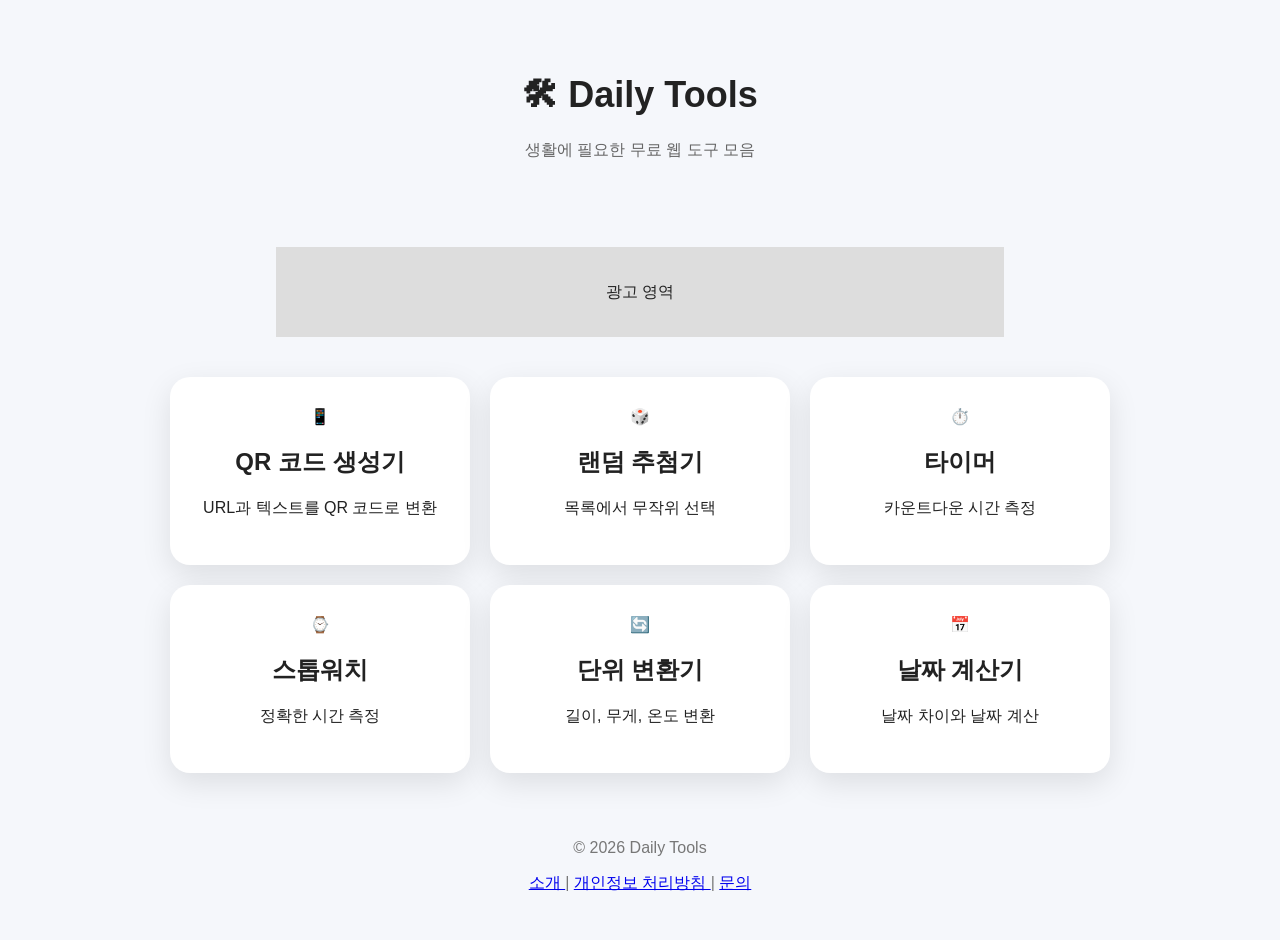
<file: index.html>
<!DOCTYPE html>
<html lang="ko">

<head>

<script async src="https://pagead2.googlesyndication.com/pagead/js/adsbygoogle.js?client=ca-pub-7937368340751731"
    crossorigin="anonymous"></script>
    
<meta charset="UTF-8">
<meta name="viewport" content="width=device-width, initial-scale=1.0">

<title>Daily Tools - 무료 웹 도구 모음</title>

<meta name="description"
content="QR 생성기, 랜덤 추첨기, 타이머 등 다양한 무료 웹 도구">

<link rel="stylesheet" href="style.css">

<link rel="icon" type="image/png" href="./favicon.png">

<meta name="description">

<meta name="keywords">

<meta property="og:title">

<meta property="og:description">

<meta property="og:image">

</head>


<body>


<header>

<h1>🛠 Daily Tools</h1>

<p>
생활에 필요한 무료 웹 도구 모음
</p>

</header>



<div class="ad">
광고 영역
</div>



<main>

    <div class="tools">
    
    
    <a href="qr/index.html" class="tool">
    
    <div class="icon">📱</div>
    
    <h2>QR 코드 생성기</h2>
    
    <p>
    URL과 텍스트를 QR 코드로 변환
    </p>
    
    </a>
    
    
    
    <a href="random/index.html" class="tool">
    
    <div class="icon">🎲</div>
    
    <h2>랜덤 추첨기</h2>
    
    <p>
    목록에서 무작위 선택
    </p>
    
    </a>
    
    
    
    <a href="timer/index.html" class="tool">
    
    <div class="icon">⏱️</div>
    
    <h2>타이머</h2>
    
    <p>
    카운트다운 시간 측정
    </p>
    
    </a>
    
    
    
    <a href="stopwatch/index.html" class="tool">
    
    <div class="icon">⌚</div>
    
    <h2>스톱워치</h2>
    
    <p>
    정확한 시간 측정
    </p>
    
    </a>
    
    
    
    <a href="converter/index.html" class="tool">
    
    <div class="icon">🔄</div>
    
    <h2>단위 변환기</h2>
    
    <p>
    길이, 무게, 온도 변환
    </p>
    
    </a>
    
    
    
    <a href="date/index.html" class="tool">
    
    <div class="icon">📅</div>
    
    <h2>날짜 계산기</h2>
    
    <p>
    날짜 차이와 날짜 계산
    </p>
    
    </a>
    
    
    
    </div>
    
    </main>



    <footer>

        <p>
        © 2026 Daily Tools
        </p>
        
        
        <p>
        
        <a href="about.html">
        소개
        </a>
        
        |
        
        <a href="privacy.html">
        개인정보 처리방침
        </a>
        
        |
        
        <a href="contact.html">
        문의
        </a>
        
        </p>
        
        
        </footer>


</body>

</html>
</file>
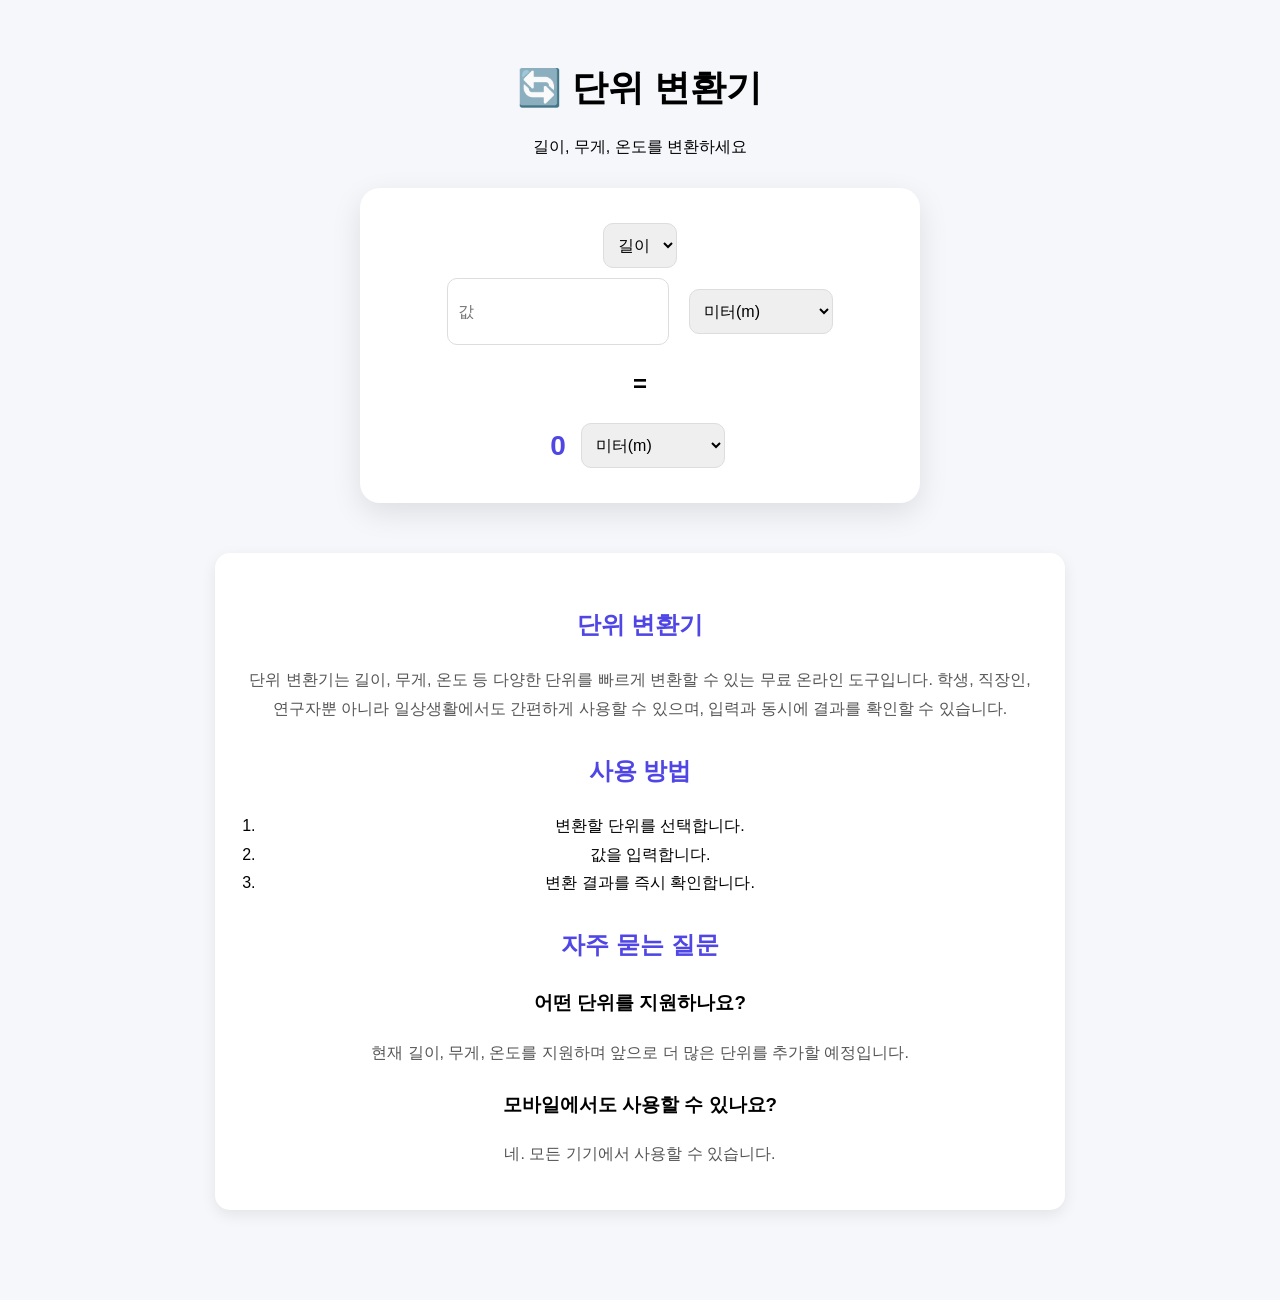
<file: converter/index.html>
<!DOCTYPE html>
<html lang="ko">

<head>

<script async src="https://pagead2.googlesyndication.com/pagead/js/adsbygoogle.js?client=ca-pub-7937368340751731"
    crossorigin="anonymous"></script>

<meta charset="UTF-8">

<meta name="viewport" content="width=device-width, initial-scale=1.0">

<title>단위 변환기 | Daily Tools</title>

<meta name="description"
content="길이, 무게, 온도 단위를 쉽게 변환하는 무료 단위 변환기">

<link rel="stylesheet" href="style.css">

<link rel="icon" type="image/png" href="../favicon.png">

<meta name="description">

<meta name="keywords">

<meta property="og:title">

<meta property="og:description">

<meta property="og:image">

</head>


<body>


<header>

<h1>🔄 단위 변환기</h1>

<p>
길이, 무게, 온도를 변환하세요
</p>

</header>



<div class="box">


<select id="category">

<option value="length">
길이
</option>

<option value="weight">
무게
</option>

<option value="temperature">
온도
</option>

</select>



<div class="row">

<input 
id="value"
type="number"
placeholder="값">


<select id="from">

</select>


</div>



<h2>
=
</h2>



<div class="result">

<span id="result">
0
</span>


<select id="to">

</select>

</div>


</div>

<section class="info">

    <h2>단위 변환기</h2>
    
    <p>
    단위 변환기는 길이, 무게, 온도 등 다양한 단위를 빠르게 변환할 수 있는 무료 온라인 도구입니다. 학생, 직장인, 연구자뿐 아니라 일상생활에서도 간편하게 사용할 수 있으며, 입력과 동시에 결과를 확인할 수 있습니다.
    </p>
    
    <h2>사용 방법</h2>
    
    <ol>
    <li>변환할 단위를 선택합니다.</li>
    <li>값을 입력합니다.</li>
    <li>변환 결과를 즉시 확인합니다.</li>
    </ol>
    
    <h2>자주 묻는 질문</h2>
    
    <h3>어떤 단위를 지원하나요?</h3>
    <p>현재 길이, 무게, 온도를 지원하며 앞으로 더 많은 단위를 추가할 예정입니다.</p>
    
    <h3>모바일에서도 사용할 수 있나요?</h3>
    <p>네. 모든 기기에서 사용할 수 있습니다.</p>
    
    </section>


<script src="script.js"></script>

</body>

</html>
</file>
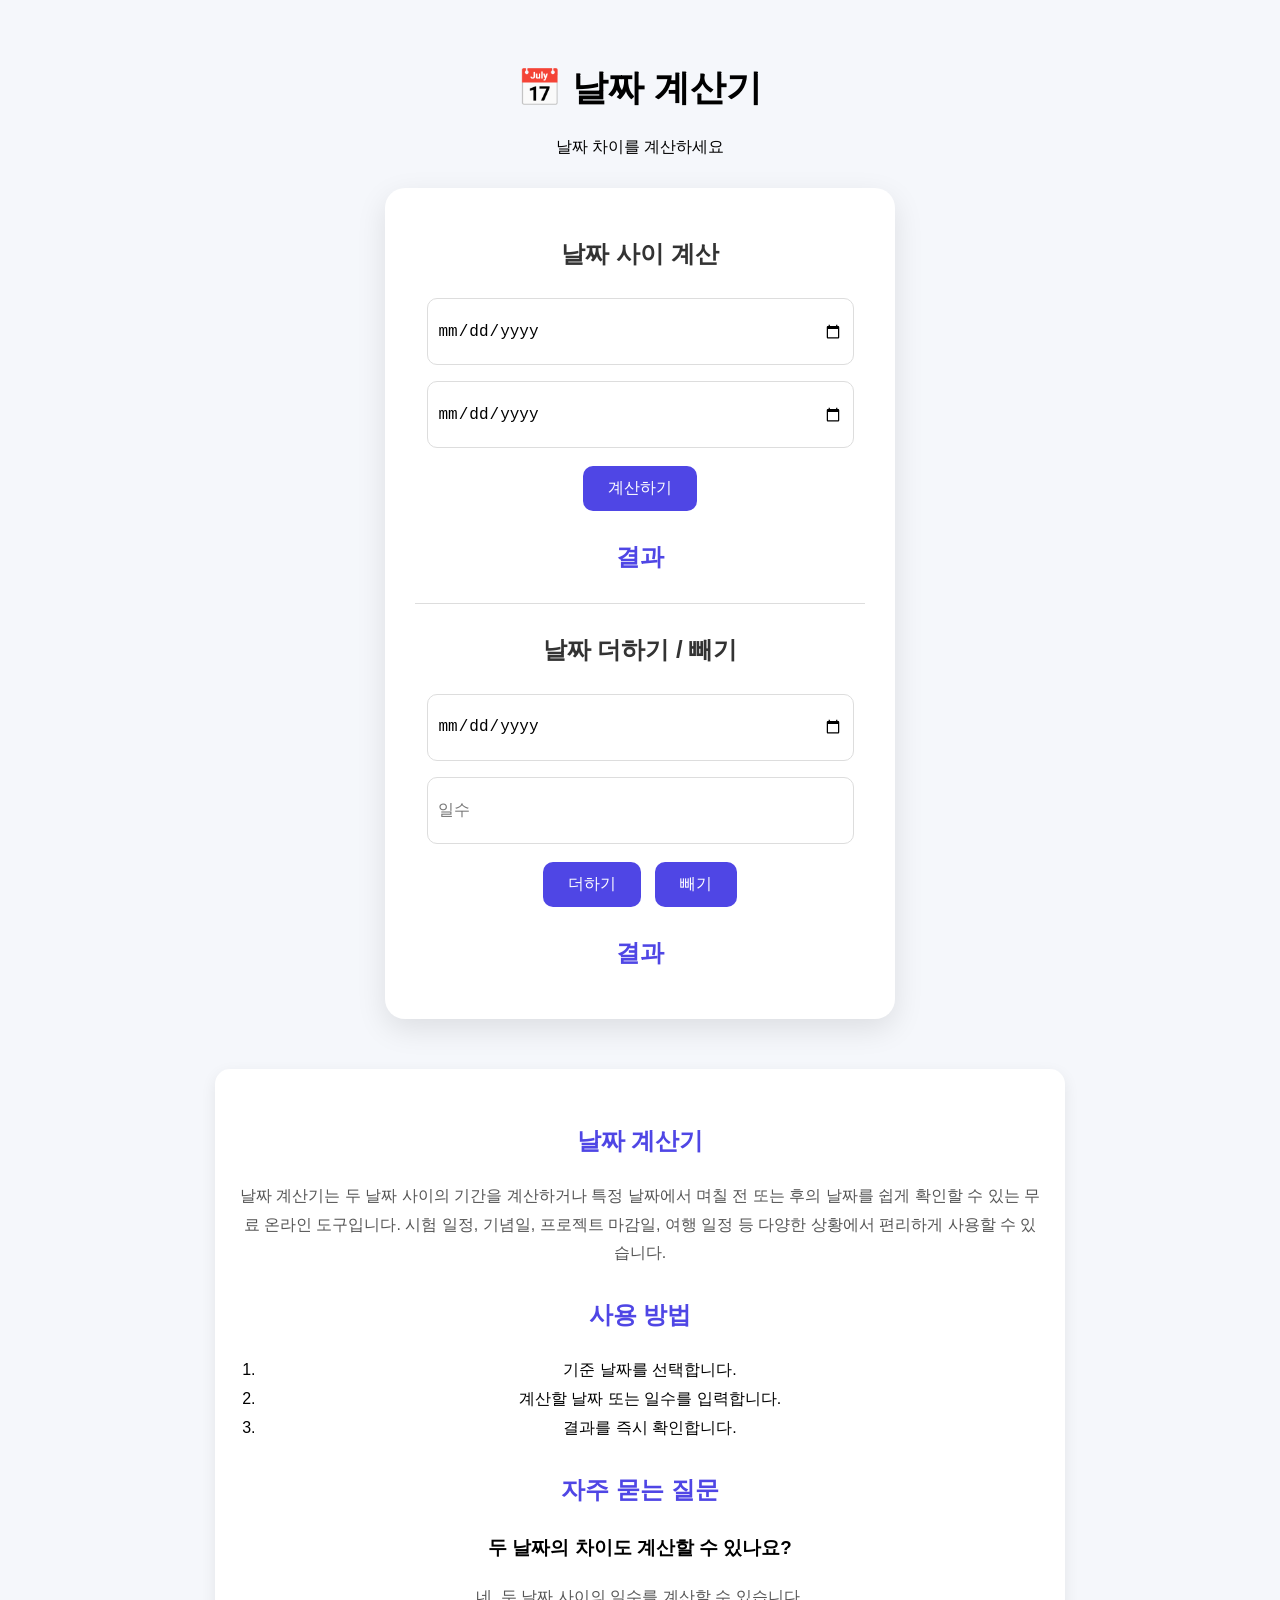
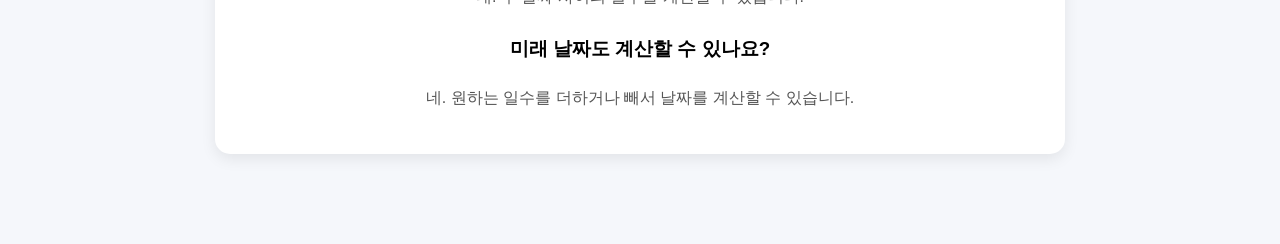
<file: date/index.html>
<!DOCTYPE html>
<html lang="ko">

<head>

<script async src="https://pagead2.googlesyndication.com/pagead/js/adsbygoogle.js?client=ca-pub-7937368340751731"
crossorigin="anonymous"></script>

<meta charset="UTF-8">

<meta name="viewport" content="width=device-width, initial-scale=1.0">

<title>날짜 계산기 | Daily Tools</title>

<meta name="description"
content="두 날짜 사이의 기간과 특정 날짜 계산을 할 수 있는 무료 날짜 계산기">

<link rel="stylesheet" href="style.css">

<link rel="icon" type="image/png" href="../favicon.png">

<meta name="description">

<meta name="keywords">

<meta property="og:title">

<meta property="og:description">

<meta property="og:image">


</head>


<body>


<header>

<h1>📅 날짜 계산기</h1>

<p>
날짜 차이를 계산하세요
</p>

</header>



<div class="box">


<h2>날짜 사이 계산</h2>


<input 
type="date" 
id="date1"
min="1900-01-01"
max="2100-12-31">


<input 
type="date" 
id="date2"
min="1900-01-01"
max="2100-12-31">


<button id="calculate">
계산하기
</button>


<h2 id="result">
결과
</h2>



<hr>



<h2>
날짜 더하기 / 빼기
</h2>


<input type="date" id="baseDate">


<input 
type="number"
id="days"
placeholder="일수">


<div>

<button id="add">
더하기
</button>


<button id="subtract">
빼기
</button>

</div>



<h2 id="futureResult">
결과
</h2>



</div>


<section class="info">

    <h2>날짜 계산기</h2>
    
    <p>
    날짜 계산기는 두 날짜 사이의 기간을 계산하거나 특정 날짜에서 며칠 전 또는 후의 날짜를 쉽게 확인할 수 있는 무료 온라인 도구입니다. 시험 일정, 기념일, 프로젝트 마감일, 여행 일정 등 다양한 상황에서 편리하게 사용할 수 있습니다.
    </p>
    
    <h2>사용 방법</h2>
    
    <ol>
    <li>기준 날짜를 선택합니다.</li>
    <li>계산할 날짜 또는 일수를 입력합니다.</li>
    <li>결과를 즉시 확인합니다.</li>
    </ol>
    
    <h2>자주 묻는 질문</h2>
    
    <h3>두 날짜의 차이도 계산할 수 있나요?</h3>
    <p>네. 두 날짜 사이의 일수를 계산할 수 있습니다.</p>
    
    <h3>미래 날짜도 계산할 수 있나요?</h3>
    <p>네. 원하는 일수를 더하거나 빼서 날짜를 계산할 수 있습니다.</p>
    
    </section>

<script src="script.js"></script>


</body>

</html>
</file>
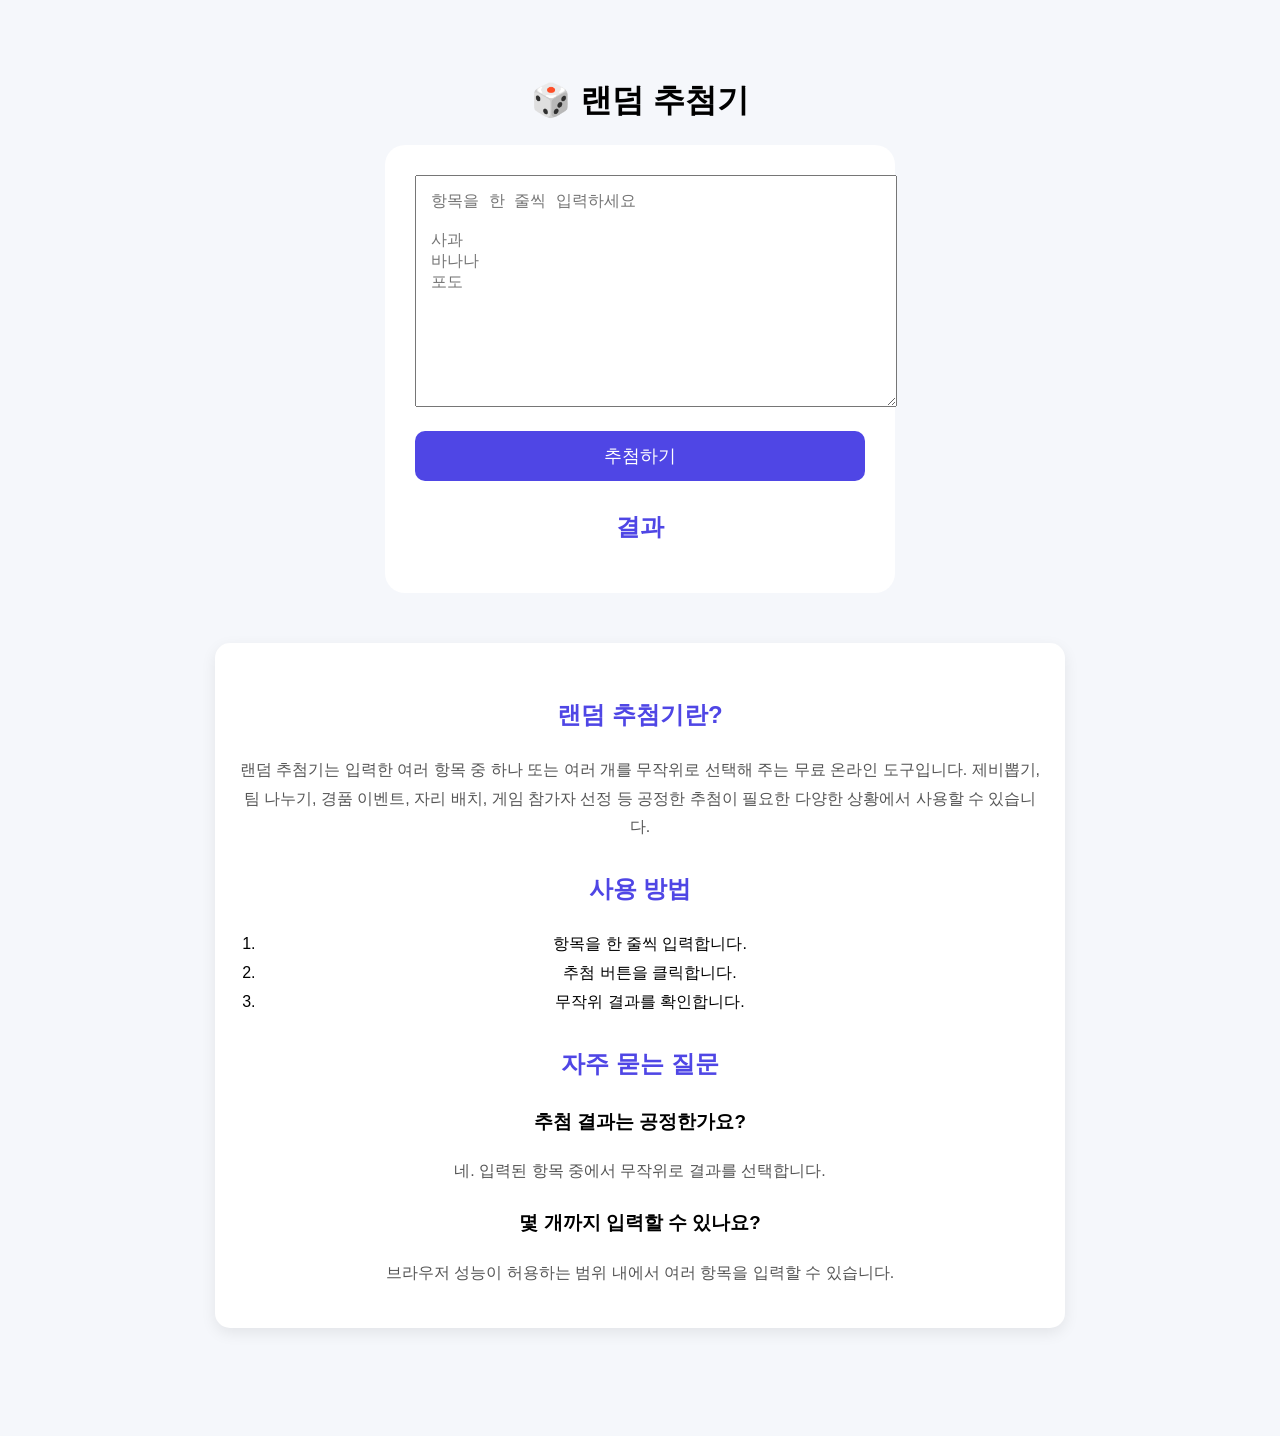
<file: random/index.html>
<!DOCTYPE html>
<html lang="ko">

<head>

<script async src="https://pagead2.googlesyndication.com/pagead/js/adsbygoogle.js?client=ca-pub-7937368340751731"
    crossorigin="anonymous"></script>

<meta charset="UTF-8">

<meta name="viewport"
content="width=device-width,initial-scale=1.0">

<title>랜덤 추첨기</title>

<link rel="stylesheet" href="style.css">

<link rel="icon" type="image/png" href="../favicon.png">

<meta name="description">

<meta name="keywords">

<meta property="og:title">

<meta property="og:description">

<meta property="og:image">


</head>


<body>


<h1>
🎲 랜덤 추첨기
</h1>


<div class="box">


<textarea 
id="items"
placeholder="항목을 한 줄씩 입력하세요

사과
바나나
포도">
</textarea>



<button id="pick">
추첨하기
</button>



<h2 id="result">
결과
</h2>



</div>

<section class="info">

    <h2>랜덤 추첨기란?</h2>
    
    <p>
    랜덤 추첨기는 입력한 여러 항목 중 하나 또는 여러 개를 무작위로 선택해 주는 무료 온라인 도구입니다. 제비뽑기, 팀 나누기, 경품 이벤트, 자리 배치, 게임 참가자 선정 등 공정한 추첨이 필요한 다양한 상황에서 사용할 수 있습니다.
    </p>
    
    <h2>사용 방법</h2>
    
    <ol>
    <li>항목을 한 줄씩 입력합니다.</li>
    <li>추첨 버튼을 클릭합니다.</li>
    <li>무작위 결과를 확인합니다.</li>
    </ol>
    
    <h2>자주 묻는 질문</h2>
    
    <h3>추첨 결과는 공정한가요?</h3>
    <p>네. 입력된 항목 중에서 무작위로 결과를 선택합니다.</p>
    
    <h3>몇 개까지 입력할 수 있나요?</h3>
    <p>브라우저 성능이 허용하는 범위 내에서 여러 항목을 입력할 수 있습니다.</p>
    
</section>



<script src="script.js"></script>

</body>

</html>
</file>
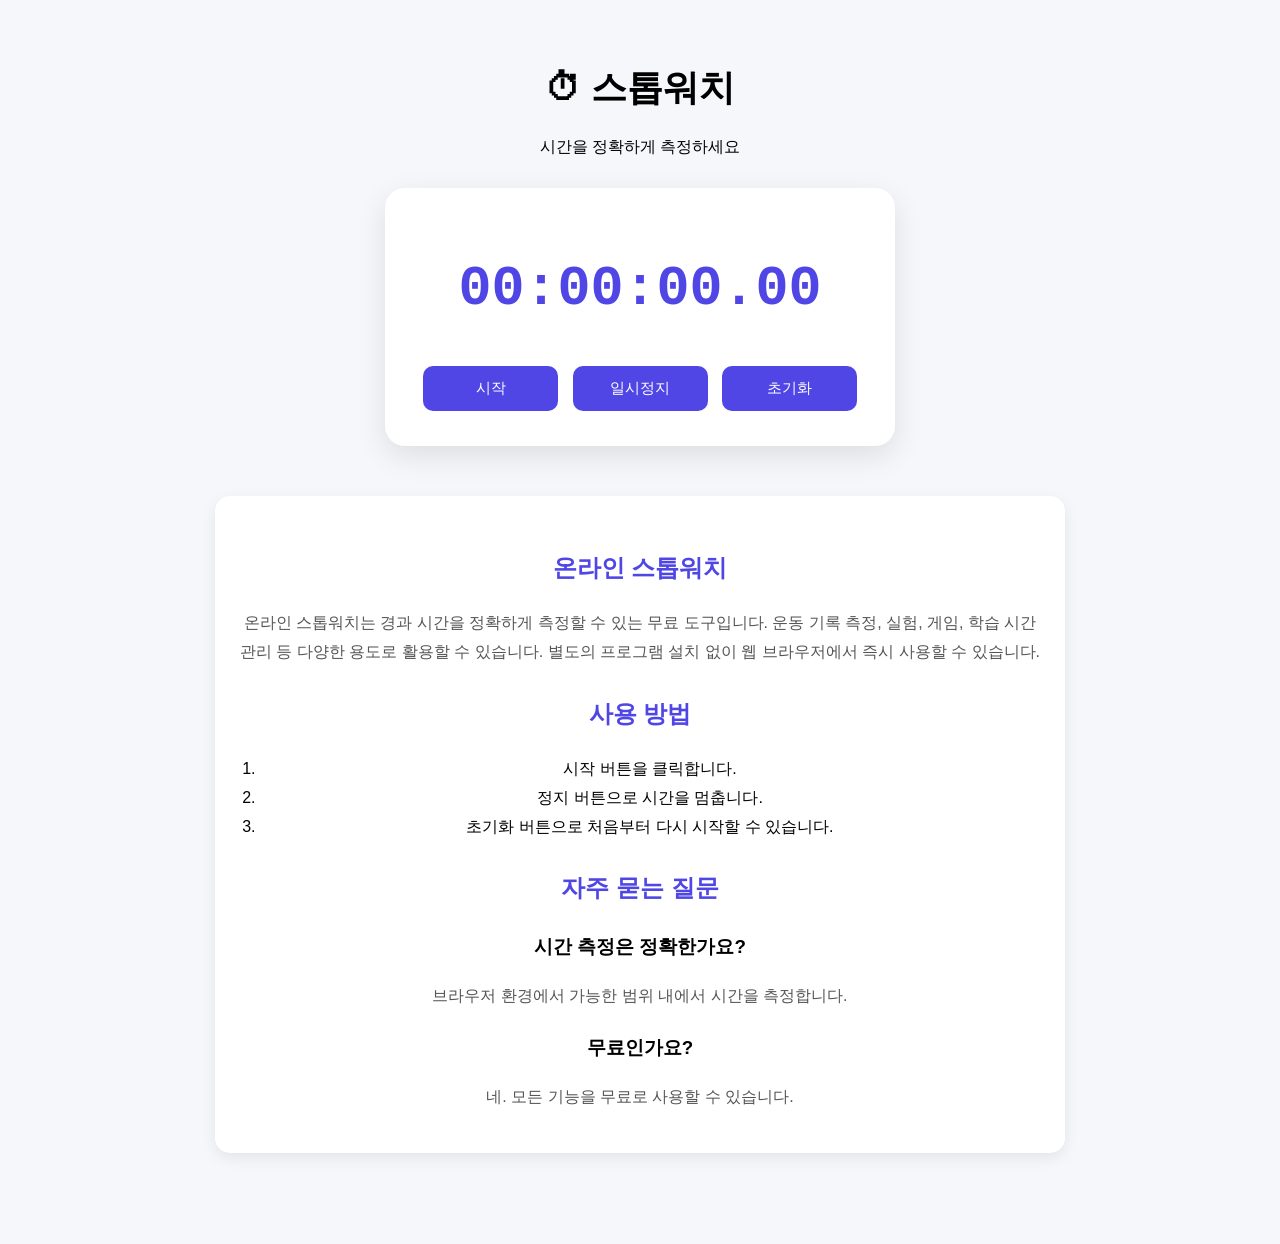
<file: stopwatch/index.html>
<!DOCTYPE html>
<html lang="ko">

<head>

<script async src="https://pagead2.googlesyndication.com/pagead/js/adsbygoogle.js?client=ca-pub-7937368340751731"
    crossorigin="anonymous"></script>

<meta charset="UTF-8">

<meta name="viewport" content="width=device-width, initial-scale=1.0">

<title>스톱워치 | Daily Tools</title>

<meta name="description"
content="무료 온라인 스톱워치. 시간을 측정하고 기록하세요.">

<link rel="stylesheet" href="style.css">

<link rel="icon" type="image/png" href="../favicon.png">

<meta name="description">

<meta name="keywords">

<meta property="og:title">

<meta property="og:description">

<meta property="og:image">

</head>


<body>


<header>

<h1>⏱ 스톱워치</h1>

<p>
시간을 정확하게 측정하세요
</p>

</header>



<div class="box">


<h2 id="display">
00:00:00
</h2>



<div class="buttons">


<button id="start">
시작
</button>


<button id="pause">
일시정지
</button>


<button id="reset">
초기화
</button>


</div>


</div>

<section class="info">

    <h2>온라인 스톱워치</h2>
    
    <p>
    온라인 스톱워치는 경과 시간을 정확하게 측정할 수 있는 무료 도구입니다. 운동 기록 측정, 실험, 게임, 학습 시간 관리 등 다양한 용도로 활용할 수 있습니다. 별도의 프로그램 설치 없이 웹 브라우저에서 즉시 사용할 수 있습니다.
    </p>
    
    <h2>사용 방법</h2>
    
    <ol>
    <li>시작 버튼을 클릭합니다.</li>
    <li>정지 버튼으로 시간을 멈춥니다.</li>
    <li>초기화 버튼으로 처음부터 다시 시작할 수 있습니다.</li>
    </ol>
    
    <h2>자주 묻는 질문</h2>
    
    <h3>시간 측정은 정확한가요?</h3>
    <p>브라우저 환경에서 가능한 범위 내에서 시간을 측정합니다.</p>
    
    <h3>무료인가요?</h3>
    <p>네. 모든 기능을 무료로 사용할 수 있습니다.</p>
    
    </section>


<script src="script.js"></script>


</body>

</html>
</file>
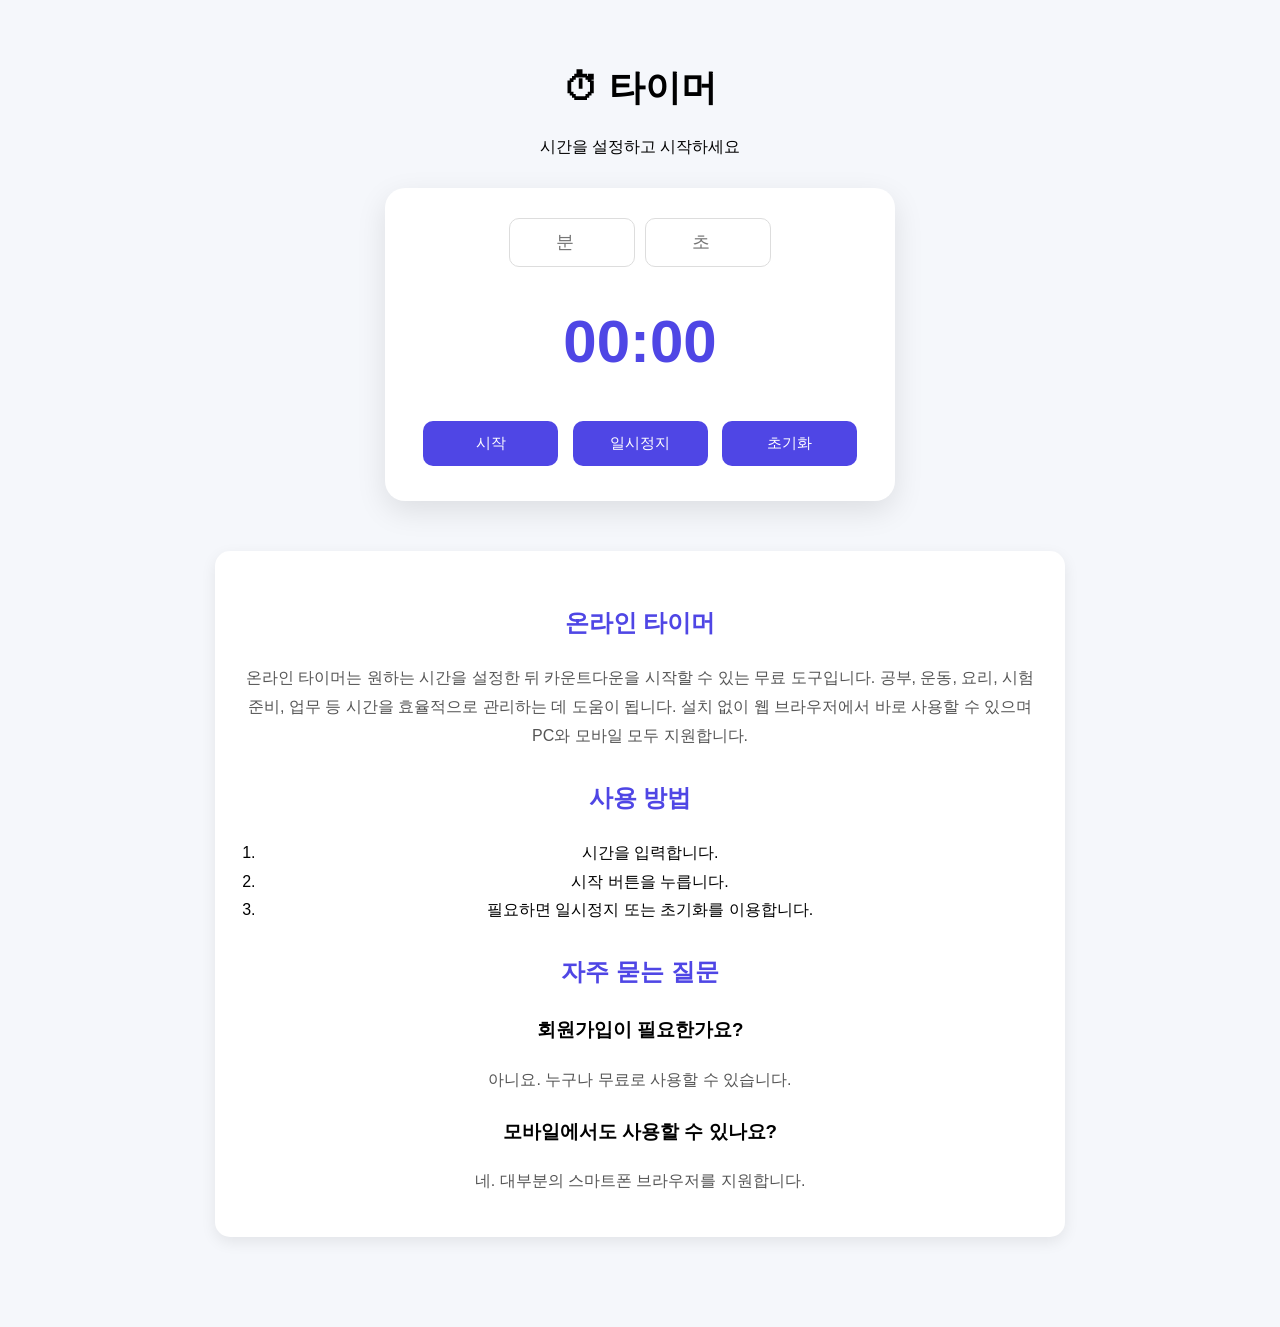
<file: timer/index.html>
<!DOCTYPE html>
<html lang="ko">

<head>

<script async src="https://pagead2.googlesyndication.com/pagead/js/adsbygoogle.js?client=ca-pub-7937368340751731"
crossorigin="anonymous"></script>

<meta charset="UTF-8">

<meta name="viewport" content="width=device-width, initial-scale=1.0">

<title>온라인 타이머 | Daily Tools</title>

<meta name="description"
content="무료 온라인 타이머. 원하는 시간을 설정하고 카운트다운하세요.">

<link rel="stylesheet" href="style.css">

<link rel="icon" type="image/png" href="../favicon.png">

<meta name="description">

<meta name="keywords">

<meta property="og:title">

<meta property="og:description">

<meta property="og:image">


</head>


<body>


<header>

<h1>⏱ 타이머</h1>

<p>
시간을 설정하고 시작하세요
</p>

</header>



<div class="box">


<div class="inputs">

<input id="minute"
type="number"
placeholder="분"
min="0">


<input id="second"
type="number"
placeholder="초"
min="0"
max="59">

</div>



<h2 id="display">
00:00
</h2>



<div class="buttons">

<button id="start">
시작
</button>


<button id="pause">
일시정지
</button>


<button id="reset">
초기화
</button>


</div>


</div>

<section class="info">

    <h2>온라인 타이머</h2>
    
    <p>
    온라인 타이머는 원하는 시간을 설정한 뒤 카운트다운을 시작할 수 있는 무료 도구입니다. 공부, 운동, 요리, 시험 준비, 업무 등 시간을 효율적으로 관리하는 데 도움이 됩니다. 설치 없이 웹 브라우저에서 바로 사용할 수 있으며 PC와 모바일 모두 지원합니다.
    </p>
    
    <h2>사용 방법</h2>
    
    <ol>
    <li>시간을 입력합니다.</li>
    <li>시작 버튼을 누릅니다.</li>
    <li>필요하면 일시정지 또는 초기화를 이용합니다.</li>
    </ol>
    
    <h2>자주 묻는 질문</h2>
    
    <h3>회원가입이 필요한가요?</h3>
    <p>아니요. 누구나 무료로 사용할 수 있습니다.</p>
    
    <h3>모바일에서도 사용할 수 있나요?</h3>
    <p>네. 대부분의 스마트폰 브라우저를 지원합니다.</p>
    
    </section>


<script src="script.js"></script>


</body>

</html>
</file>
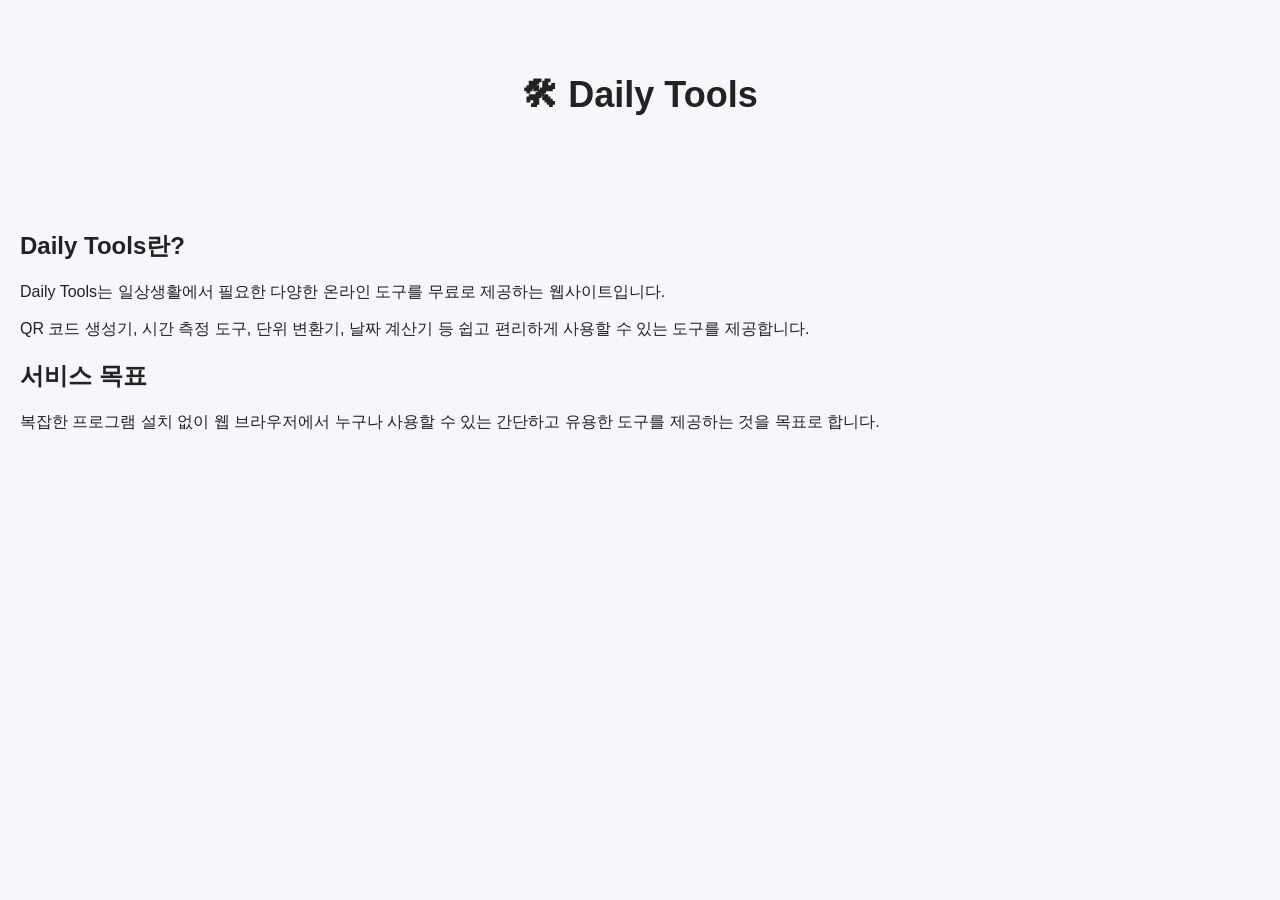
<file: about.html>
<!DOCTYPE html>
<html lang="ko">

<head>

<meta charset="UTF-8">

<meta name="viewport" content="width=device-width, initial-scale=1.0">

<title>Daily Tools 소개</title>

<link rel="stylesheet" href="style.css">

<link rel="icon" type="image/png" href="./favicon.png">

<meta name="description">

<meta name="keywords">

<meta property="og:title">

<meta property="og:description">

<meta property="og:image">

</head>


<body>


<header>

<h1>🛠 Daily Tools</h1>

</header>


<main>

<div class="card">

<h2>Daily Tools란?</h2>

<p>
Daily Tools는 일상생활에서 필요한 다양한 온라인 도구를
무료로 제공하는 웹사이트입니다.
</p>


<p>
QR 코드 생성기, 시간 측정 도구,
단위 변환기, 날짜 계산기 등
쉽고 편리하게 사용할 수 있는 도구를 제공합니다.
</p>


<h2>서비스 목표</h2>

<p>
복잡한 프로그램 설치 없이
웹 브라우저에서 누구나 사용할 수 있는
간단하고 유용한 도구를 제공하는 것을 목표로 합니다.
</p>


</div>

</main>


</body>

</html>
</file>
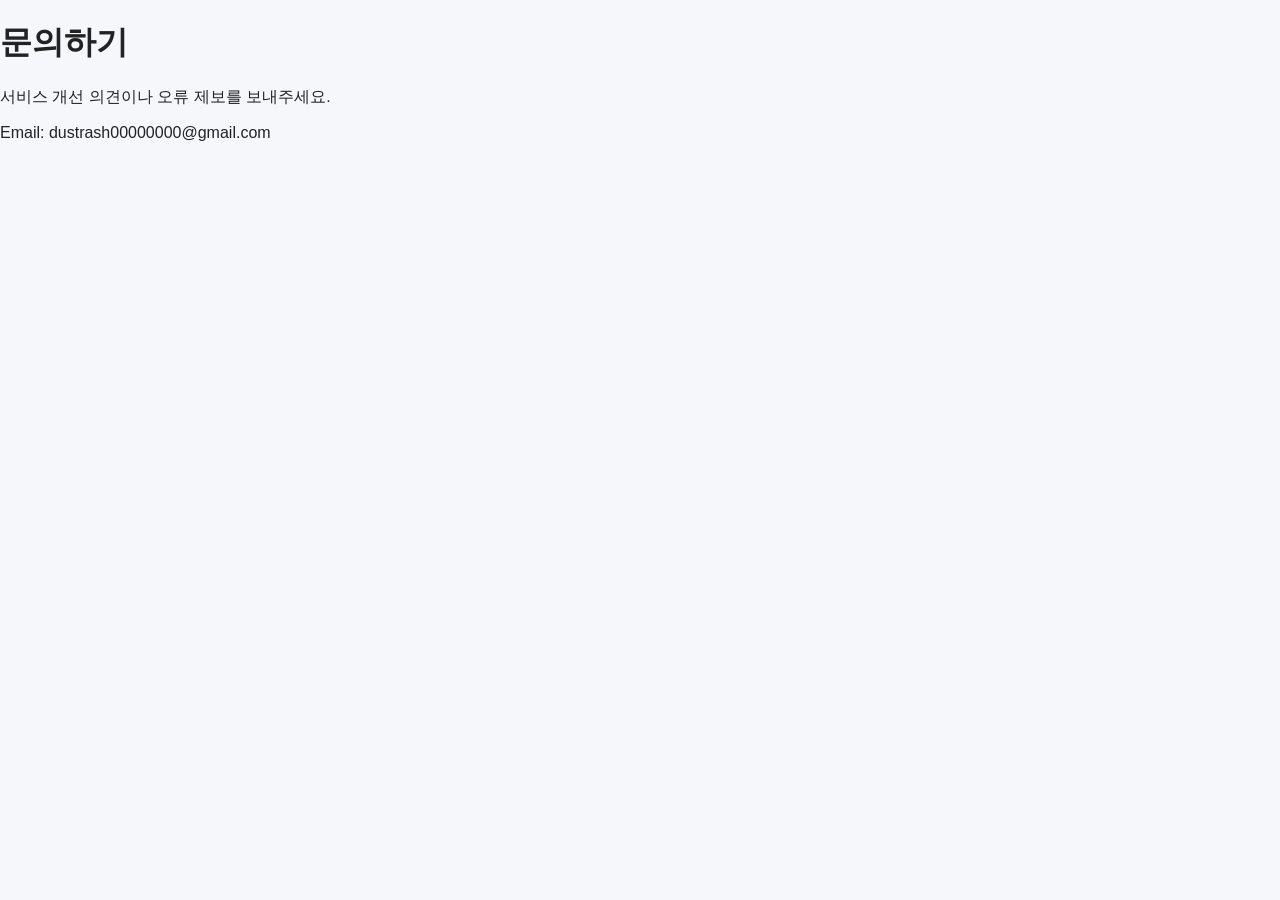
<file: contact.html>
<!DOCTYPE html>
<html lang="ko">

<head>

<meta charset="UTF-8">

<title>문의</title>

<link rel="stylesheet" href="style.css">

<link rel="icon" type="image/png" href="./favicon.png">

<meta name="description">

<meta name="keywords">

<meta property="og:title">

<meta property="og:description">

<meta property="og:image">

</head>


<body>


<div class="card">


<h1>
문의하기
</h1>


<p>
서비스 개선 의견이나 오류 제보를 보내주세요.
</p>


<p>
Email:
dustrash00000000@gmail.com
</p>


</div>


</body>

</html>
</file>
<file: style.css>
*{
    box-sizing:border-box;
    }
    
    
    body{
    
    margin:0;
    
    font-family:
    Arial,
    "Noto Sans KR",
    sans-serif;
    
    background:#f5f7fb;
    
    color:#222;
    
    }
    
    
    
    header{
    
    text-align:center;
    
    padding:50px 20px;
    
    }
    
    
    
    header h1{
    
    font-size:36px;
    
    }
    
    
    
    header p{
    
    color:#666;
    
    }
    
    
    
    .ad{
    
    height:90px;
    
    max-width:728px;
    
    margin:20px auto;
    
    background:#ddd;
    
    display:flex;
    
    align-items:center;
    
    justify-content:center;
    
    }
    
    
    
    main{
    
    padding:20px;
    
    }
    
    
    
    .tools{
    
    display:flex;
    
    gap:20px;
    
    justify-content:center;
    
    flex-wrap:wrap;
    
    }
    
    
    
    .tool{
    
    background:white;
    
    width:300px;
    
    padding:30px;
    
    border-radius:20px;
    
    text-align:center;
    
    text-decoration:none;
    
    color:#222;
    
    box-shadow:
    0 10px 30px rgba(0,0,0,.1);
    
    transition:.2s;
    
    }
    
    
    
    .tool:hover{
    
    transform:translateY(-5px);
    
    }
    
    
    
    footer{
    
    text-align:center;
    
    padding:30px;
    
    color:#777;
    
    }
</file>
<file: converter/style.css>
body{

    margin:0;
    
    font-family:
    Arial,
    "Noto Sans KR",
    sans-serif;
    
    background:#f5f7fb;
    
    text-align:center;
    
    padding:40px;
    
    }
    
    
    header h1{
    
    font-size:36px;
    
    }
    
    
    .box{
    
    background:white;
    
    max-width:500px;
    
    margin:30px auto;
    
    padding:30px;
    
    border-radius:20px;
    
    box-shadow:
    0 10px 30px rgba(0,0,0,.1);
    
    }
    
    
    select,
    input{
    
    height:45px;
    
    padding:10px;
    
    font-size:16px;
    
    border-radius:10px;
    
    border:1px solid #ddd;
    
    margin:5px;
    
    }
    
    
    
    .row,
    .result{
    
    display:flex;
    
    justify-content:center;
    
    align-items:center;
    
    gap:10px;
    
    }
    
    
    #result{
    
    font-size:28px;
    
    color:#4f46e5;
    
    font-weight:bold;
    
    }
    
    
    
    @media(max-width:500px){
    
    .row,
    .result{
    
    flex-direction:column;
    
    }
    
    
    select,
    input{
    
    width:90%;
    
    }
    
    }

.info{
    max-width:800px;
    margin:50px auto;
    padding:25px;
    background:#fff;
    border-radius:15px;
    box-shadow:0 5px 15px rgba(0,0,0,.08);
    line-height:1.8;
}

.info h2{
    margin-top:25px;
    color:#4f46e5;
}

.info h3{
    margin-top:20px;
}

.info ol{
    padding-left:20px;
}

.info p{
    color:#555;
}
</file>
<file: date/style.css>
body{

    margin:0;
    
    font-family:
    Arial,
    "Noto Sans KR",
    sans-serif;
    
    background:#f5f7fb;
    
    text-align:center;
    
    padding:40px;
    
    }
    
    
    header h1{
    
    font-size:36px;
    
    }
    
    
    
    .box{
    
    background:white;
    
    max-width:450px;
    
    margin:30px auto;
    
    padding:30px;
    
    border-radius:20px;
    
    box-shadow:
    0 10px 30px rgba(0,0,0,.1);
    
    }
    
    
    
    input{
    
    width:90%;
    
    height:45px;
    
    margin:8px;
    
    padding:10px;
    
    font-size:16px;
    
    border-radius:10px;
    
    border:1px solid #ddd;
    
    }
    
    
    
    button{
    
    height:45px;
    
    padding:0 25px;
    
    margin:10px 5px;
    
    border:none;
    
    border-radius:10px;
    
    background:#4f46e5;
    
    color:white;
    
    font-size:16px;
    
    cursor:pointer;
    
    }
    
    
    button:hover{
    
    background:#3730a3;
    
    }
    
    
    
    h2{
    
    color:#333;
    
    }
    
    
    
    #result,
    #futureResult{
    
    color:#4f46e5;
    
    }
    
    
    
    hr{
    
    margin:30px 0;
    
    border:0;
    
    border-top:1px solid #ddd;
    
    }
    
    
    
    @media(max-width:500px){
    
    button{
    
    width:90%;
    
    }
    
    }

.info{
    max-width:800px;
    margin:50px auto;
    padding:25px;
    background:#fff;
    border-radius:15px;
    box-shadow:0 5px 15px rgba(0,0,0,.08);
    line-height:1.8;
}

.info h2{
    margin-top:25px;
    color:#4f46e5;
}

.info h3{
    margin-top:20px;
}

.info ol{
    padding-left:20px;
}

.info p{
    color:#555;
}
</file>
<file: random/style.css>
body{

    font-family:Arial,sans-serif;
    
    background:#f5f7fb;
    
    text-align:center;
    
    padding:50px;
    
    }
    
    
    
    .box{
    
    background:white;
    
    max-width:450px;
    
    margin:auto;
    
    padding:30px;
    
    border-radius:20px;
    
    }
    
    
    
    textarea{
    
    width:100%;
    
    height:200px;
    
    padding:15px;
    
    font-size:16px;
    
    }
    
    
    
    button{
    
    width:100%;
    
    margin-top:20px;
    
    height:50px;
    
    border:0;
    
    border-radius:10px;
    
    background:#4f46e5;
    
    color:white;
    
    font-size:18px;
    
    cursor:pointer;
    
    }
    
    
    
    #result{
    
    margin-top:30px;
    
    color:#4f46e5;
    
    }

.info{
    max-width:800px;
    margin:50px auto;
    padding:25px;
    background:#fff;
    border-radius:15px;
    box-shadow:0 5px 15px rgba(0,0,0,.08);
    line-height:1.8;
}

.info h2{
    margin-top:25px;
    color:#4f46e5;
}

.info h3{
    margin-top:20px;
}

.info ol{
    padding-left:20px;
}

.info p{
    color:#555;
}
</file>
<file: stopwatch/style.css>
body{

    margin:0;
    
    font-family:
    Arial,
    "Noto Sans KR",
    sans-serif;
    
    background:#f5f7fb;
    
    text-align:center;
    
    padding:40px;
    
    }
    
    
    
    header h1{
    
    font-size:36px;
    
    }
    
    
    
    .box{
    
    background:white;
    
    max-width:450px;
    
    margin:30px auto;
    
    padding:30px;
    
    border-radius:20px;
    
    box-shadow:
    0 10px 30px rgba(0,0,0,.1);
    
    }
    
    
    
    #display{
    
    font-size:55px;
    
    color:#4f46e5;
    
    margin:40px 0;
    
    font-family:monospace;
    
    }
    
    
    
    button{
    
    width:30%;
    
    height:45px;
    
    border:none;
    
    border-radius:10px;
    
    background:#4f46e5;
    
    color:white;
    
    font-size:15px;
    
    cursor:pointer;
    
    margin:5px;
    
    }
    
    
    
    button:hover{
    
    background:#3730a3;
    
    }
    
    
    
    @media(max-width:500px){
    
    .buttons{
    
    display:flex;
    
    flex-direction:column;
    
    }
    
    
    button{
    
    width:100%;
    
    }
    
    }

.info{
    max-width:800px;
    margin:50px auto;
    padding:25px;
    background:#fff;
    border-radius:15px;
    box-shadow:0 5px 15px rgba(0,0,0,.08);
    line-height:1.8;
}

.info h2{
    margin-top:25px;
    color:#4f46e5;
}

.info h3{
    margin-top:20px;
}

.info ol{
    padding-left:20px;
}

.info p{
    color:#555;
}
</file>
<file: timer/style.css>
body{

    margin:0;
    
    font-family:
    Arial,
    "Noto Sans KR",
    sans-serif;
    
    background:#f5f7fb;
    
    text-align:center;
    
    padding:40px;
    
    }
    
    
    
    header h1{
    
    font-size:36px;
    
    }
    
    
    
    .box{
    
    background:white;
    
    max-width:450px;
    
    margin:30px auto;
    
    padding:30px;
    
    border-radius:20px;
    
    box-shadow:
    0 10px 30px rgba(0,0,0,.1);
    
    }
    
    
    
    .inputs{
    
    display:flex;
    
    gap:10px;
    
    justify-content:center;
    
    }
    
    
    
    input{
    
    width:120px;
    
    height:45px;
    
    font-size:18px;
    
    text-align:center;
    
    border:1px solid #ddd;
    
    border-radius:10px;
    
    }
    
    
    
    #display{
    
    font-size:60px;
    
    margin:40px 0;
    
    color:#4f46e5;
    
    }
    
    
    
    button{
    
    width:30%;
    
    height:45px;
    
    border:0;
    
    border-radius:10px;
    
    background:#4f46e5;
    
    color:white;
    
    cursor:pointer;
    
    margin:5px;
    
    font-size:15px;
    
    }
    
    
    
    button:hover{
    
    background:#3730a3;
    
    }
    
    
    
    @media(max-width:500px){
    
    .buttons{
    
    display:flex;
    
    flex-direction:column;
    
    }
    
    
    button{
    
    width:100%;
    
    }
    
    }

.info{
    max-width:800px;
    margin:50px auto;
    padding:25px;
    background:#fff;
    border-radius:15px;
    box-shadow:0 5px 15px rgba(0,0,0,.08);
    line-height:1.8;
}

.info h2{
    margin-top:25px;
    color:#4f46e5;
}

.info h3{
    margin-top:20px;
}

.info ol{
    padding-left:20px;
}

.info p{
    color:#555;
}
</file>
